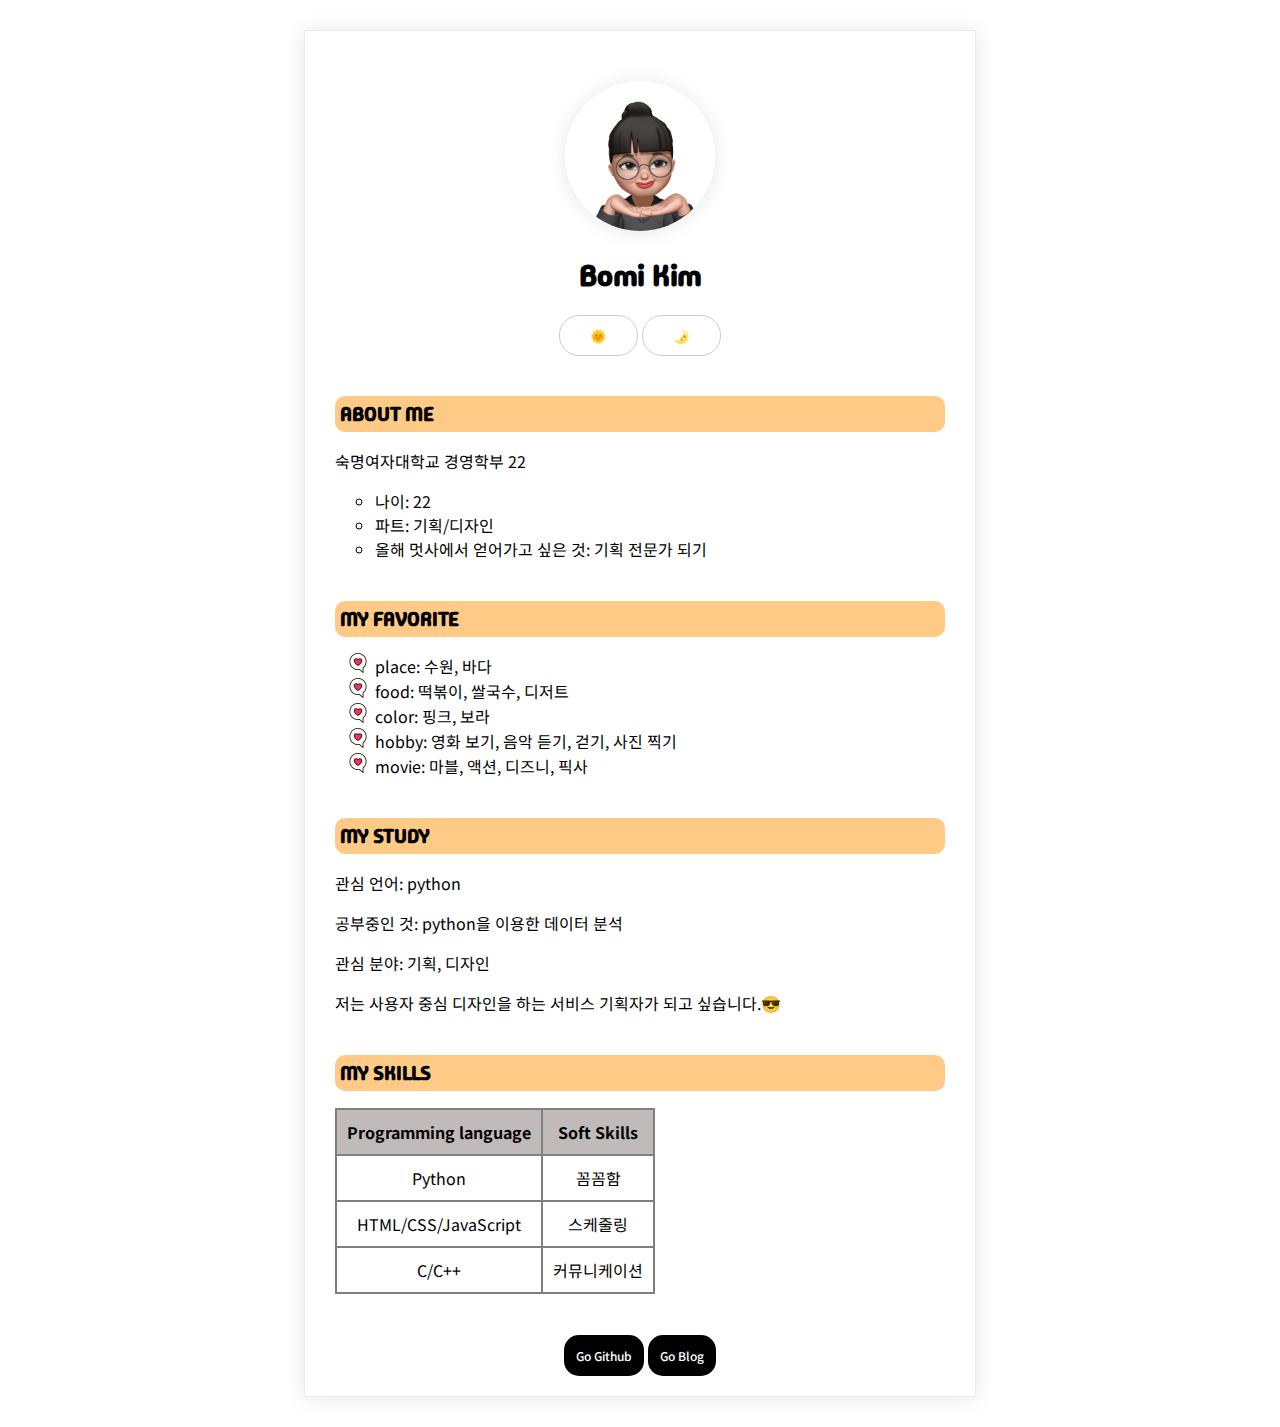
<file: week02/index.html>
<!DOCTYPE html>
<html lang="en">
<head>
    <meta charset="UTF-8">
    <meta name="viewport" content="width=device-width, initial-scale=1.0">
    <title>Bomi info</title>
    <link rel="stylesheet" href="style.css"/>
</head>
<body>
    <div id="mainbox">
        <section>
            <div class="profilebox">
                <img src="./img.jpg">
                <h1>Bomi Kim</h1>
                <input type='button', value='🌞' onclick="lightmode()"/>
                <input type='button', value='🌛' onclick="darkmode()"/>
            </div>
        </section>
        <section>
            <h2>ABOUT ME</h2>
            <p>숙명여자대학교 경영학부 22</p>
            <ul class="me">
                <li>나이: 22</li>
                <li>파트: 기획/디자인</li>
                <li>올해 멋사에서 얻어가고 싶은 것: 기획 전문가 되기</li>
            </ul>
        </section>
        <section>
            <h2>MY FAVORITE</h2>
            <ul class="favorite">
                <li>place: 수원, 바다</li>
                <li>food: 떡볶이, 쌀국수, 디저트</li>
                <li>color: 핑크, 보라</li>
                <li>hobby: 영화 보기, 음악 듣기, 걷기, 사진 찍기</li>
                <li>movie: 마블, 액션, 디즈니, 픽사</li>
            </ul>
        </section>
        <section>
            <h2>MY STUDY</h2>
            <p>관심 언어: python</p>
            <p>공부중인 것: python을 이용한 데이터 분석</p>
            <p>관심 분야: 기획, 디자인</p>
            <p>저는 사용자 중심 디자인을 하는 서비스 기획자가 되고 싶습니다.😎</p>
        </section>
        <section>
            <h2>MY SKILLS</h2>
            <table>
                <tr>
                    <th>Programming language</th>
                    <th>Soft Skills</th>
                </tr>
                <tr>
                    <td>Python</td>
                    <td>꼼꼼함</td>
                </tr>
                <tr>
                    <td>HTML/CSS/JavaScript</td>
                    <td>스케줄링</td>
                </tr>
                <tr>
                    <td>C/C++</td>
                    <td>커뮤니케이션</td>
                </tr>
            </table>
        </section>
        <br/><br/>
        <section class="link">    
            <a href="https://github.com/Likelion-at-SMWU-12th/KimBoMi.git">Go Github</a>
            <a href="https://m.blog.naver.com/april_forme">Go Blog</a>
        </section>
    </div>
    <script src="bomi.js"></script>
</body>
</html>
</file>
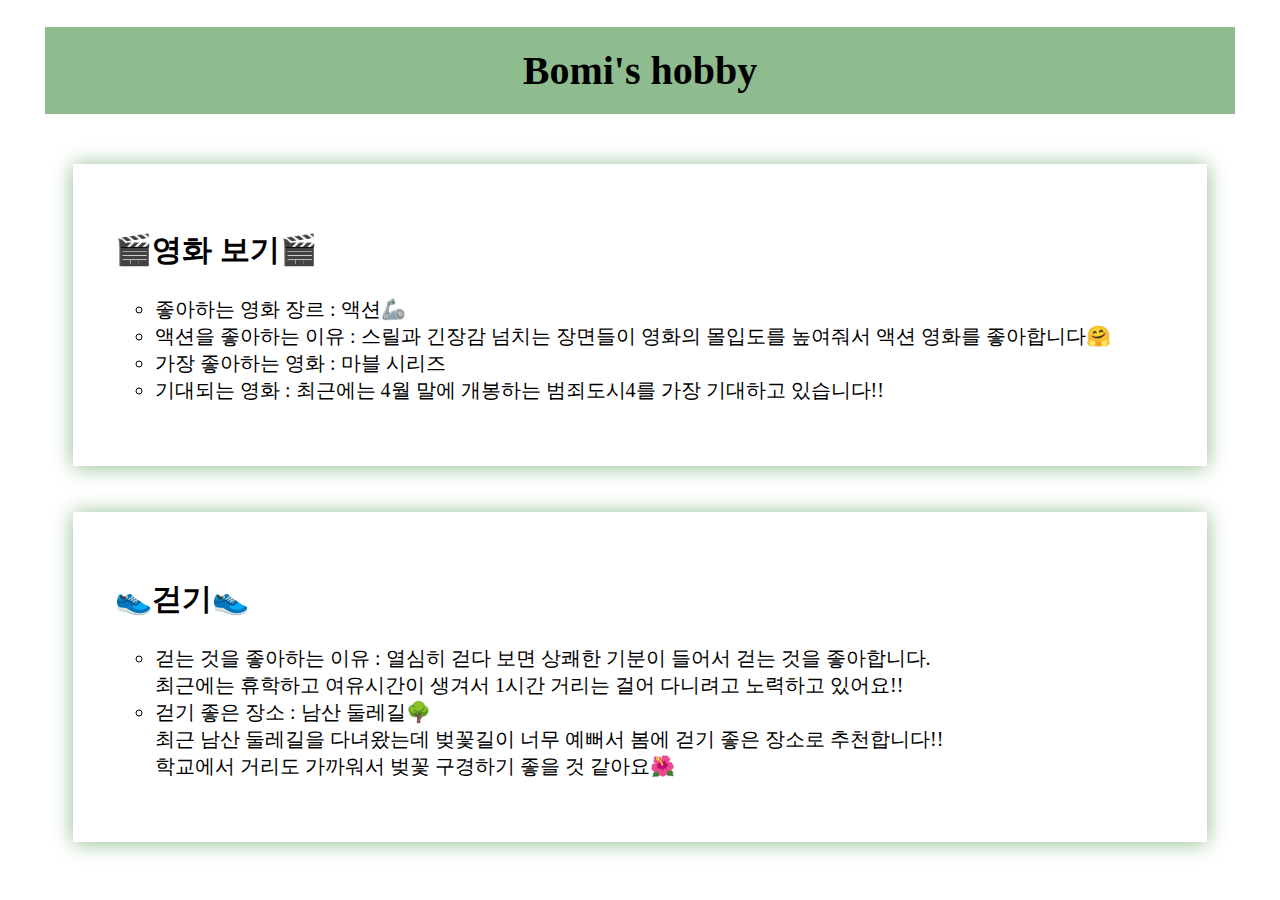
<file: week04/DJANGO_HW/config/hobby/templates/hobby.html>
<!DOCTYPE html>
<html lang="en">
<head>
    <meta charset="UTF-8">
    <meta http-equiv="X-UA-Compatible" content="IE=edge">
    <meta name="viewport" content="width=device-width, initial-scale=1.0">
    <title>Bomi's hobby</title>
    <style>
        body{
            font-size: 20px;
        }
        h1 {
            background-color:darkseagreen;
            padding:20px;
            text-align: center;
            width: 1150px;
            margin-right: auto;
            margin-left: auto;
        }
        div{
            width: 1050px;
            padding:40px;
            margin-right: auto;
            margin-left: auto;
            border: 2px solid white;
            box-shadow: 0 1px 20px 0 darkseagreen;
        }
        ul{
            list-style-type: circle;
        }

    </style>
</head>
<body>
    <h1>Bomi's hobby</h1>
    <br>
    <div>
        <h2>🎬영화 보기🎬</h2>
        <ul>
            <li>좋아하는 영화 장르 : 액션🦾</li>
            <li>액션을 좋아하는 이유 : 스릴과 긴장감 넘치는 장면들이 영화의 몰입도를 높여줘서 액션 영화를 좋아합니다🤗</li>
            <li>가장 좋아하는 영화 : 마블 시리즈</li>
            <li>기대되는 영화 : 최근에는 4월 말에 개봉하는 범죄도시4를 가장 기대하고 있습니다!!</li>
        </ul>
    </div>
    <br>
    <br>
    <div>
        <h2>👟걷기👟</h2>
        <ul>
            <li>걷는 것을 좋아하는 이유 : 열심히 걷다 보면 상쾌한 기분이 들어서 걷는 것을 좋아합니다. 
                <br>최근에는 휴학하고 여유시간이 생겨서 1시간 거리는 걸어 다니려고 노력하고 있어요!!</li>
            <li>걷기 좋은 장소 : 남산 둘레길🌳
                <br>최근 남산 둘레길을 다녀왔는데 벚꽃길이 너무 예뻐서 봄에 걷기 좋은 장소로 추천합니다!!
                <br>학교에서 거리도 가까워서 벚꽃 구경하기 좋을 것 같아요🌺
            </li>
        </ul>
    </div>
</body>
</html>
</file>
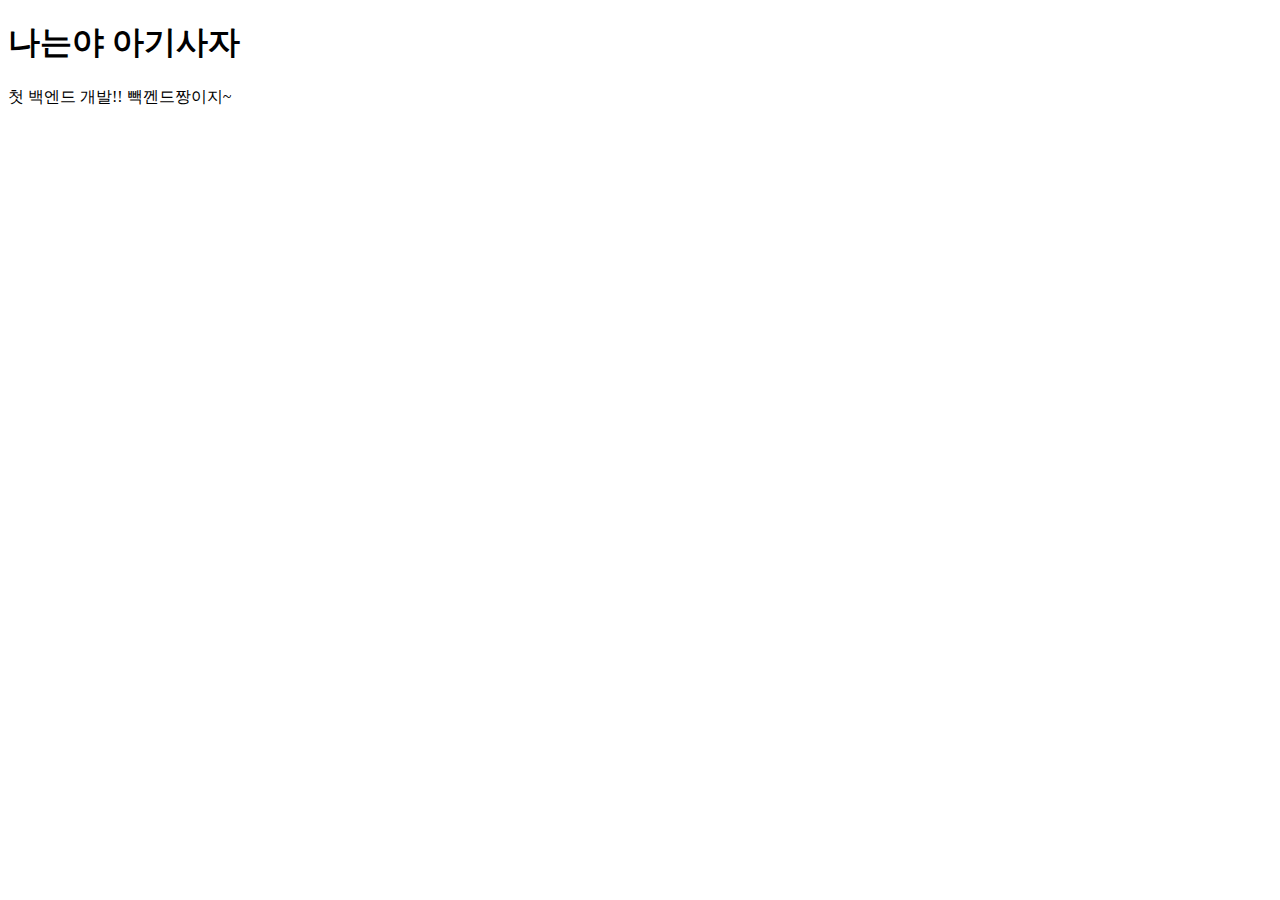
<file: week04/SESSION_DJANGO/config/demos/templates/babylion.html>
<!DOCTYPE html>
<html lang="en">
<head>
    <meta charset="UTF-8">
    <meta http-equiv="X-UA-Compatible" content="IE=edge">
    <meta name="viewport" content="width=device-width, initial-scale=1.0">
    <title>Document</title>
</head>
<body>
    <h1>나는야 아기사자</h1>
    <div>
        첫 백엔드 개발!! 빽껜드짱이지~
    </div>
</body>
</html>
</file>
<file: week02/style.css>
@import url('https://fonts.googleapis.com/css2?family=Noto+Sans+KR:wght@100..900&display=swap');
@import url('https://fonts.googleapis.com/css2?family=Bungee+Shade&family=Chivo+Mono:ital,wght@0,100..900;1,100..900&family=Gamja+Flower&family=Madimi+One&family=Odor+Mean+Chey&family=Tiro+Devanagari+Marathi:ital@0;1&display=swap');

* {
    font-family: "Noto Sans KR", sans-serif;
}

h1, h2{
    font-family: "Madimi One", sans-serif;
}

img{
    box-shadow: 0 1px 20px 0 rgba(0,0,0,0.1);
    border-radius: 50%;
    width: 150px;
    margin-top: 20px;
}
h1{
    font-size: 30px;
    font-weight: bold;
}
h2{
    font-size: 20px;
    margin-top: 40px;
    background-color: rgba(255, 177, 75, 0.675);
    padding: 5px 0px 5px 5px;
    border-radius: 10px;
}
input{
    border: 1px solid #ccc;
    padding: 10px 30px;
    border-radius: 20px;
    background-color: rgba(0,0,0,0);
    cursor: pointer;
}
.link{
    text-align: center;
}
a{
    text-decoration-line: none;
    color: white;
    background-color: black;
    padding: 12px;
    border-radius: 15px;
    font-weight: 500;
    font-size: 12px;
}
a:hover{
    background-color: orange;
    color: black;
}
.profilebox{
    text-align: center;
}
#mainbox{
    width: 610px;
    padding: 30px;
    margin: 30px;
    margin-right: auto;
    margin-left: auto;
    border: 1px solid #ebebeb;
    box-shadow: 0 1px 20px 0 rgba(0,0,0,0.1);
}
.me{
    list-style-type: circle;
}
.favorite{
    list-style-image: url("./heart.png");
}
table{
    border-collapse: collapse;
}
td, th{
    border: 2px solid grey;
    padding: 10px;
    text-align: center;
}
th{
    background-color: rgba(179, 172, 172, 0.834);
}
</file>
